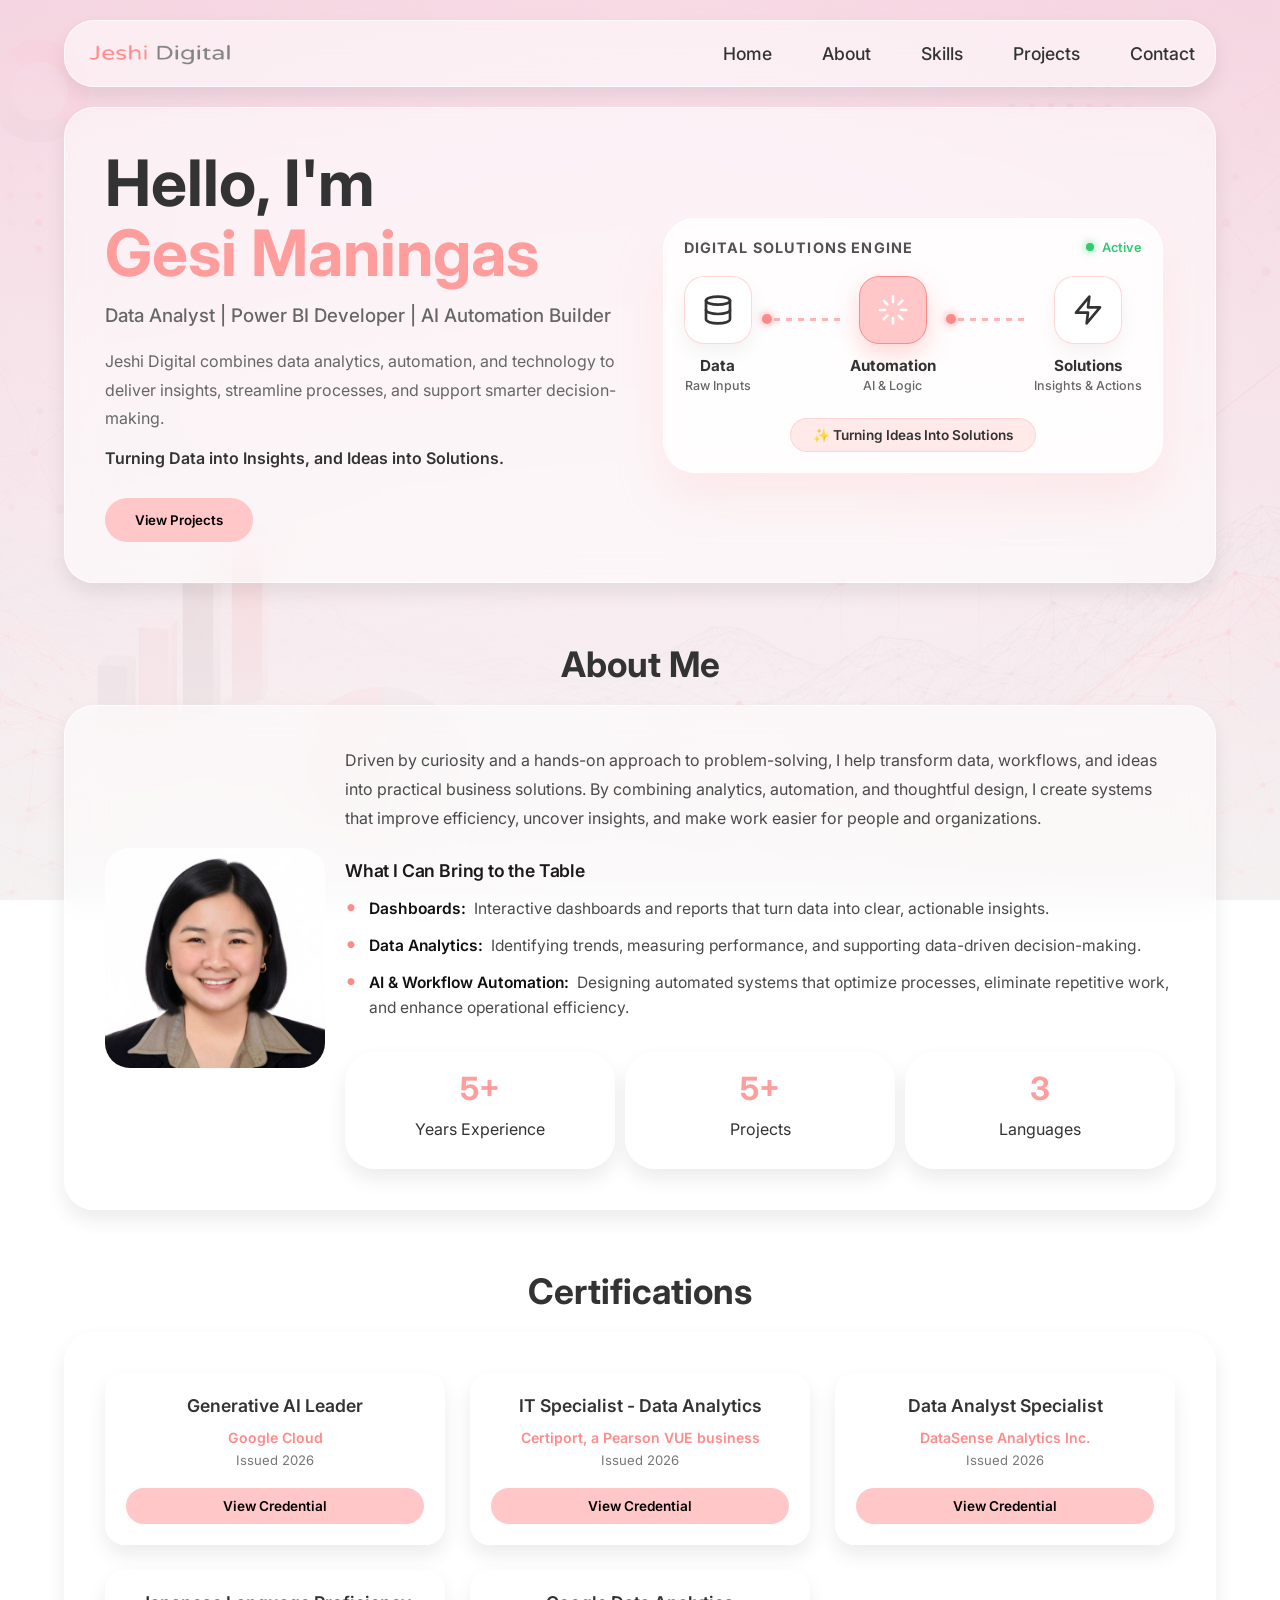
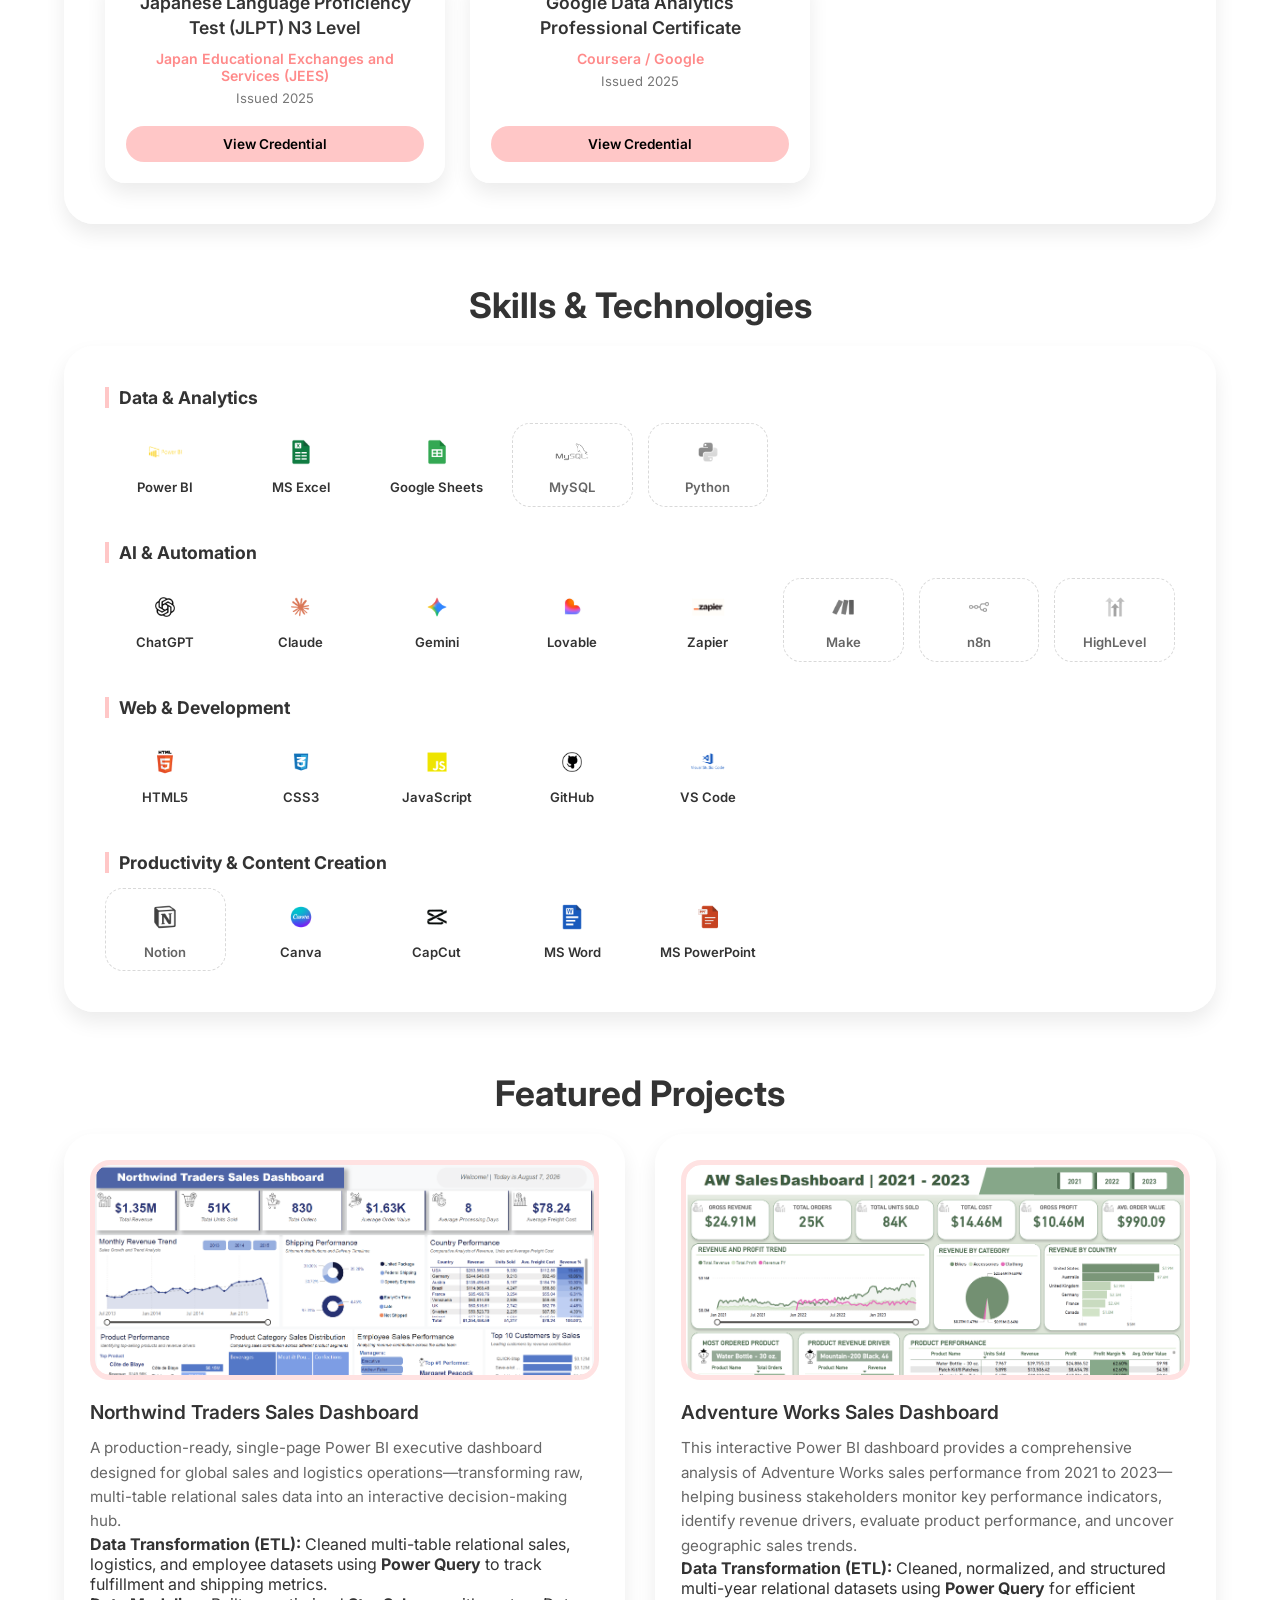
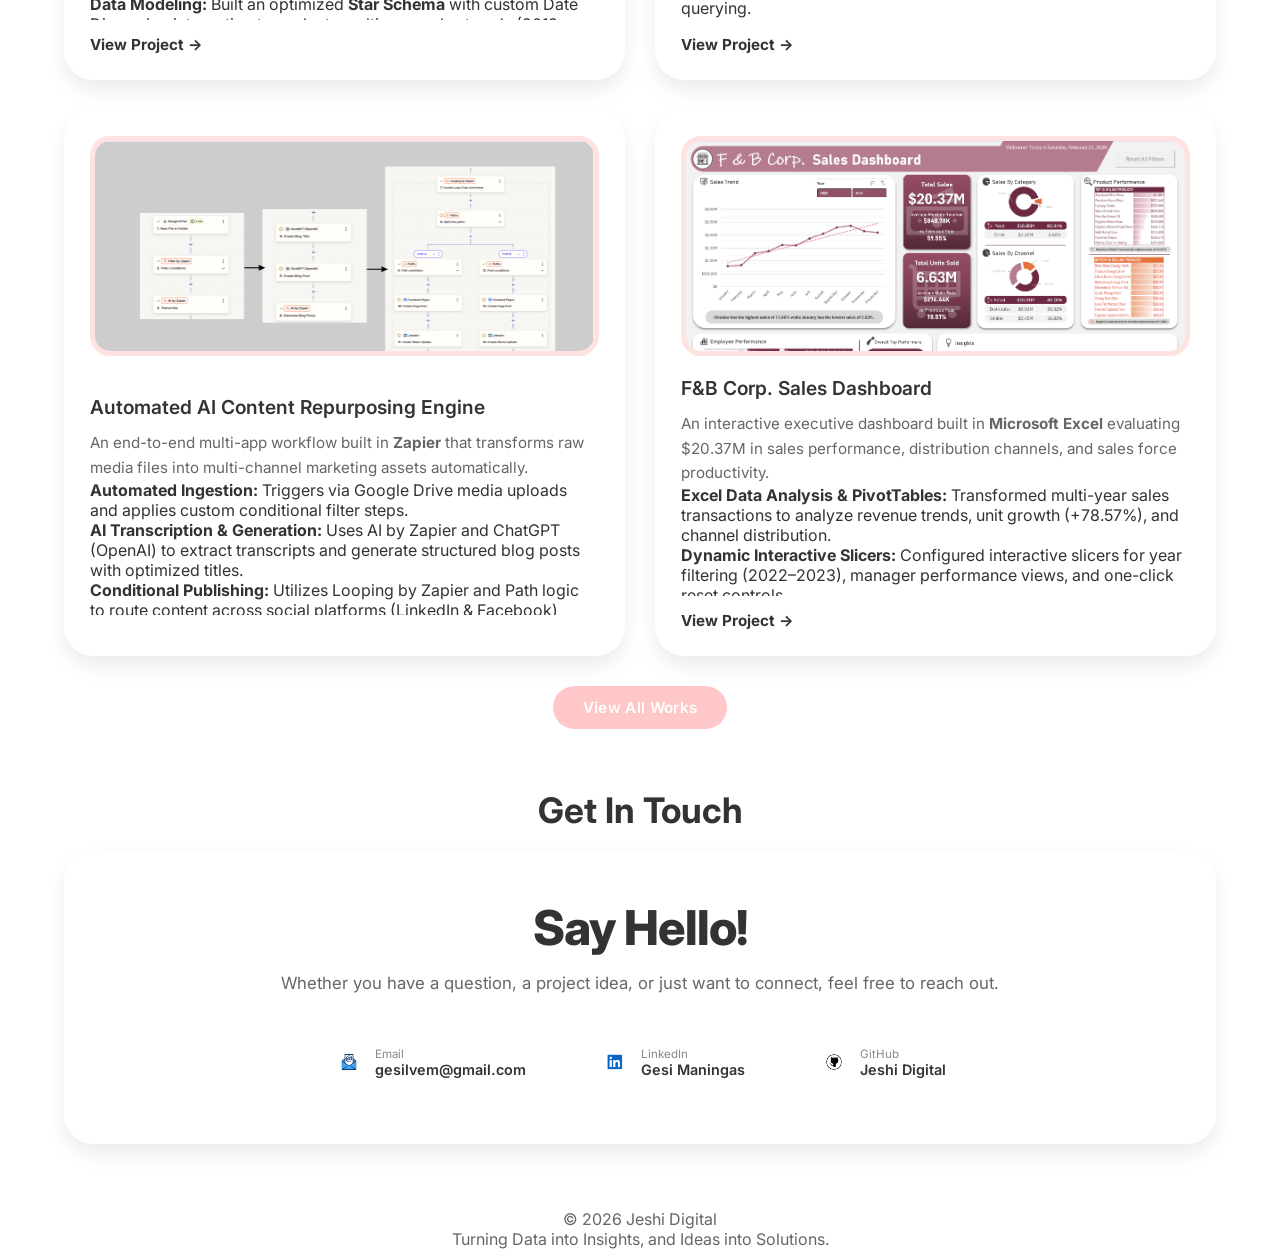
<file: index.html>
<!DOCTYPE html>
<html lang="en">

<head>
    <meta charset="UTF-8">
    <meta name="viewport" content="width=device-width, initial-scale=1.0">

    <title>Jeshi Digital | Portfolio</title>

    <!-- FAVICON (Browser Tab Logo) -->
    <link rel="icon" type="image/png" href="images/logo.png">
    <!-- Optional: For Apple Devices -->
    <link rel="apple-touch-icon" href="images/logo.png">

    <link rel="stylesheet" href="style.css">

    <link rel="preconnect" href="https://fonts.googleapis.com">
    <link href="https://fonts.googleapis.com/css2?family=Inter:wght@300;400;500;600;700;800&display=swap" rel="stylesheet">
</head>

<body>

    <!-- TOP NAVIGATION -->

    <nav class="navbar glass" id="home">

        <img src="images/logoname.png" alt="Jeshi Digital Logo" width="150" height="25">

        <ul>
            <li><a href="#home">Home</a></li>
            <li><a href="#about">About</a></li>
            <li><a href="#tech">Skills</a></li>
            <li><a href="#projects">Projects</a></li>
            <li><a href="#contact">Contact</a></li>
        </ul>

    </nav>


    <!-- FLOATING SIDE NAVIGATION -->

    <div class="side-nav">

        <button class="menu-toggle">
            JD
        </button>


        <div class="menu-items glass">

            <a href="#home">Home</a>
            <a href="#about">About</a>
            <a href="#tech">Skills</a>
            <a href="#projects">Projects</a>
            <a href="#contact">Get in Touch</a>

        </div>

    </div>

    <!-- HOME SECTION -->

    <section class="hero">

        <div class="glass hero-card">

            <div class="hero-text">

                <h1>
                    Hello, I'm <br>
                    <span>Gesi Maningas</span>
                </h1>


                <h3>
                    Data Analyst | Power BI Developer | AI Automation Builder
                </h3>


                <p class="company-description">
                    Jeshi Digital combines data analytics, automation,
                    and technology to deliver insights, streamline processes,
                    and support smarter decision-making.
                </p>


                <p class="main-tagline">
                    Turning Data into Insights, and Ideas into Solutions.
                </p>


                <button onclick="window.location.href='#projects'">
                    View Projects
                </button>

            </div>



            <div class="hero-graphic">

    <div class="glass workflow-container">

        <!-- Top Header -->
        <div class="workflow-header">
            <span class="workflow-title">Digital Solutions Engine</span>
            <span class="workflow-status"><i class="status-dot"></i> Active</span>
        </div>

        <!-- Node Pipeline Wrapper -->
        <div class="nodes-wrapper">

            <!-- Node 1: Data Inputs -->
            <div class="workflow-node">
                <div class="node-icon">
                    <!-- Database / Source Icon -->
                    <svg viewBox="0 0 24 24" fill="none" stroke="currentColor" stroke-width="2" stroke-linecap="round" stroke-linejoin="round">
                        <ellipse cx="12" cy="5" rx="9" ry="3"></ellipse>
                        <path d="M21 12c0 1.66-4 3-9 3s-9-1.34-9-3"></path>
                        <path d="M3 5v14c0 1.66 4 3 9 3s9-1.34 9-3V5"></path>
                    </svg>
                </div>
                <span class="node-label">Data</span>
                <span class="node-sub">Raw Inputs</span>
            </div>

            <!-- Connecting Pipeline 1 -->
            <div class="node-connector">
                <div class="connector-line"></div>
                <div class="pulse-particle"></div>
            </div>

            <!-- Node 2: Logic & AI -->
            <div class="workflow-node active-node">
                <div class="node-icon">
                    <!-- Processing / Sparkle Icon -->
                    <svg viewBox="0 0 24 24" fill="none" stroke="currentColor" stroke-width="2" stroke-linecap="round" stroke-linejoin="round">
                        <path d="M12 2v4M12 18v4M4.93 4.93l2.83 2.83M16.24 16.24l2.83 2.83M2 12h4M18 12h4M4.93 19.07l2.83-2.83M16.24 7.76l2.83-2.83"></path>
                    </svg>
                </div>
                <span class="node-label">Automation</span>
                <span class="node-sub">AI & Logic</span>
            </div>

            <!-- Connecting Pipeline 2 -->
            <div class="node-connector">
                <div class="connector-line"></div>
                <div class="pulse-particle delay"></div>
            </div>

            <!-- Node 3: Solutions & Insights -->
            <div class="workflow-node">
                <div class="node-icon">
                    <!-- Solutions / Rocket Spark Icon -->
                    <svg viewBox="0 0 24 24" fill="none" stroke="currentColor" stroke-width="2" stroke-linecap="round" stroke-linejoin="round">
                        <path d="M13 2L3 14h9l-1 8 10-12h-9l1-8z"></path>
                    </svg>
                </div>
                <span class="node-label">Solutions</span>
                <span class="node-sub">Insights & Actions</span>
            </div>

        </div>

        <!-- Bottom Pill Badge -->
        <div class="workflow-footer">
            <span class="pipeline-badge">✨ Turning Ideas Into Solutions</span>
        </div>

    </div>

</div>


        </div>

    </section>


    <!-- ABOUT SECTION -->

    <section id="about" class="section">

        <h2 class="section-title">
            About Me
        </h2>


        <div class="glass about-card">

            <div class="about-image">

    <img src="images/profile.jpg" alt="Gesi Maningas">

    <!-- <a href="resume.pdf" download target="_blank" class="resume-link">
        <button class="resume-btn">
           <span>📄</span> Resume
        </button>
    </a> -->

</div>



            <div class="about-content">
<p class="about-description">
    Driven by curiosity and a hands-on approach to problem-solving,
    I help transform data, workflows, and ideas into practical business solutions.
    By combining analytics, automation, and thoughtful design, I create systems that
    improve efficiency, uncover insights, and make work easier for people and organizations.
  </p>

  <h3 class="about-subtitle">What I Can Bring to the Table</h3>

  <ul class="about-list">
    <li>
      <span class="list-title">Dashboards:</span> Interactive dashboards and reports that
      turn data into clear, actionable insights.
    </li>
    <li>
      <span class="list-title">Data Analytics:</span> Identifying trends, measuring performance,
      and supporting data-driven decision-making.
    </li>
    <li>
      <span class="list-title">AI & Workflow Automation:</span> Designing automated systems that
      optimize processes, eliminate repetitive work, and enhance operational efficiency.
    </li>
  </ul>


                <div class="stats">

                    <div class="glass stat-card">

                        <h3>
                            5+
                        </h3>

                        <p>
                            Years Experience
                        </p>

                    </div>

                    <div class="glass stat-card">

                        <h3>
                            5+
                        </h3>

                        <p>
                            Projects
                        </p>

                    </div>

                    <div class="glass stat-card">

                        <h3>
                            3
                        </h3>

                        <p>
                            Languages
                        </p>

                    </div>

                </div>

            </div>

        </div>

    </section>


<!-- CERTIFICATIONS SECTION -->

<section id="certifications" class="section">

    <h2 class="section-title">
        Certifications
    </h2>

    <div class="glass cert-container">

        <!-- Certificate 1 -->
        <div class="glass cert-item">
            <div class="cert-details">
                <h3>Generative AI Leader</h3>
                <p class="cert-issuer">Google Cloud</p>
                <p class="cert-date">Issued 2026</p>
            </div>
            <a href="https://www.credly.com/badges/99033018-ca7f-447a-a618-c1bb854aeca4/public_url" target="_blank" rel="noopener noreferrer">
                <button class="cert-btn">View Credential</button>
            </a>
        </div>

        <!-- Certificate 2 -->
        <div class="glass cert-item">
            <div class="cert-details">
                <h3>IT Specialist - Data Analytics</h3>
                <p class="cert-issuer">Certiport, a Pearson VUE business</p>
                <p class="cert-date">Issued 2026</p>
            </div>
            <a href="https://www.credly.com/badges/2b7c3d0b-b333-4158-8345-f042003c7332/public_url" target="_blank" rel="noopener noreferrer">
                <button class="cert-btn">View Credential</button>
            </a>
        </div>

        <!-- Certificate 3 -->
        <div class="glass cert-item">
            <div class="cert-details">
                <h3>Data Analyst Specialist</h3>
                <p class="cert-issuer">DataSense Analytics Inc.</p>
                <p class="cert-date">Issued 2026</p>
            </div>
            <a href="https://drive.google.com/file/d/1ll_CBUrDcBWlwhH0a47PGA7nuoHGYf0P/view" target="_blank" rel="noopener noreferrer">
                <button class="cert-btn">View Credential</button>
            </a>
        </div>

        <!-- Certificate 4 -->
        <div class="glass cert-item">
            <div class="cert-details">
                <h3>Japanese Language Proficiency Test (JLPT) N3 Level</h3>
                <p class="cert-issuer">Japan Educational Exchanges and Services (JEES)</p>
                <p class="cert-date">Issued 2025</p>
            </div>
            <a href="https://drive.google.com/file/d/1OKZTcRRglkA9MnDZydq_HJAVx2zkll4E/view" target="_blank" rel="noopener noreferrer">
                <button class="cert-btn">View Credential</button>
            </a>
        </div>

        <!-- Certificate 5 -->
        <div class="glass cert-item">
            <div class="cert-details">
                <h3>Google Data Analytics Professional Certificate</h3>
                <p class="cert-issuer">Coursera / Google</p>
                <p class="cert-date">Issued 2025</p>
            </div>
            <a  target="_blank" rel="noopener noreferrer">
                <button class="cert-btn">View Credential</button>
            </a>
        </div>

        <!-- Certificate 6 
        <div class="cert-item">
            <div class="cert-details">
                <h3> XX </h3>
                <p class="cert-issuer">Professional Certification</p>
                <p class="cert-date">Issued 2024</p>
            </div>
            <a href="https://your-credential-link.com" target="_blank" rel="noopener noreferrer">
                <button class="cert-btn">View Credential</button>
            </a>
        </div> -->

    </div>

</section>



<!-- TECH STACK / SKILLS SECTION -->
<section id="tech" class="section">

    <h2 class="section-title">Skills & Technologies</h2>

    <div class="glass skills-container">

        <!-- CATEGORY 1: DATA & ANALYTICS -->
        <div class="skill-category">
            <h3 class="category-title">Data & Analytics</h3>
            <div class="skills-flex">
                <div class="skill-card">
                    <img src="images/skills/powerbi.png" alt="Power BI">
                    <span>Power BI</span>
                </div>
                <div class="skill-card">
                    <img src="images/skills/excel.png" alt="MS Excel">
                    <span>MS Excel</span>
                </div>
                <div class="skill-card">
                    <img src="images/skills/gsheets.png" alt="Google Sheets">
                    <span>Google Sheets</span>
                </div>
                <div class="skill-card learning">
                    <img src="images/skills/mysql.png" alt="MySQL">
                    <span>MySQL</span>
                    <span class="learning-badge">Building Knowledge</span>
                </div>
                <div class="skill-card learning">
                    <img src="images/skills/python.png" alt="Python">
                    <span>Python</span>
                    <span class="learning-badge">Building Knowledge</span>
                </div>
            </div>
        </div>

        <!-- CATEGORY 2: AI & AUTOMATION -->
        <div class="skill-category">
            <h3 class="category-title">AI & Automation</h3>
            <div class="skills-flex">
                <div class="skill-card">
                    <img src="images/skills/gpt.png" alt="GPT">
                    <span>ChatGPT</span>
                </div>
                <div class="skill-card">
                    <img src="images/skills/claude.png" alt="Claude">
                    <span>Claude</span>
                </div>
                <div class="skill-card">
                    <img src="images/skills/gemini.png" alt="Gemini">
                    <span>Gemini</span>
                </div>
                <div class="skill-card">
                    <img src="images/skills/lovable.png" alt="Lovable">
                    <span>Lovable</span>
                </div>
                <div class="skill-card">
                    <img src="images/skills/zapier.png" alt="Zapier">
                    <span>Zapier</span>
                </div>
                <div class="skill-card learning">
                    <img src="images/skills/make.png" alt="Make">
                    <span>Make</span>
                    <span class="learning-badge">Building Knowledge</span>
                </div>
                <div class="skill-card learning">
                    <img src="images/skills/n8n.png" alt="n8n">
                    <span>n8n</span>
                    <span class="learning-badge">Building Knowledge</span>
                </div>
                <div class="skill-card learning">
                    <img src="images/skills/highlevel.png" alt="HighLevel">
                    <span>HighLevel</span>
                    <span class="learning-badge">Building Knowledge</span>
                </div>
            </div>
        </div>

        <!-- CATEGORY 3: WEB & DEVELOPMENT -->
        <div class="skill-category">
            <h3 class="category-title">Web & Development</h3>
            <div class="skills-flex">
                <div class="skill-card">
                    <img src="images/skills/html.png" alt="HTML">
                    <span>HTML5</span>
                </div>
                <div class="skill-card">
                    <img src="images/skills/css.png" alt="CSS">
                    <span>CSS3</span>
                </div>
                <div class="skill-card">
                    <img src="images/skills/javascript.png" alt="JavaScript">
                    <span>JavaScript</span>
                </div>
                <div class="skill-card">
                    <img src="images/skills/github.png" alt="GitHub">
                    <span>GitHub</span>
                </div>
                <div class="skill-card">
                    <img src="images/skills/vscode.png" alt="VS Code">
                    <span>VS Code</span>
                </div>
            </div>
        </div>

        <!-- CATEGORY 4: PRODUCTIVITY & DESIGN -->
        <div class="skill-category">
            <h3 class="category-title">Productivity & Content Creation</h3>
            <div class="skills-flex">
                <div class="skill-card learning">
                    <img src="images/skills/notion.png" alt="Notion">
                    <span>Notion</span>
                    <span class="learning-badge">Building Knowledge</span>
                </div>
                <div class="skill-card">
                    <img src="images/skills/canva.png" alt="Canva">
                    <span>Canva</span>
                </div>
                <div class="skill-card">
                    <img src="images/skills/capcut.png" alt="CapCut">
                    <span>CapCut</span>
                </div>
                <div class="skill-card">
                    <img src="images/skills/word.png" alt="MS Word">
                    <span>MS Word</span>
                </div>
                <div class="skill-card">
                    <img src="images/skills/powerpoint.png" alt="MS PowerPoint">
                    <span>MS PowerPoint</span>
                </div>
            </div>
        </div>

    </div>

</section>


<!-- PROJECT SECTION -->

<section id="projects" class="section">

    <h2 class="section-title">
        Featured Projects
    </h2>

    <div class="project-grid">

        <!-- Project 1 -->
        <div class="glass project-card">

        <div class="project-image" onclick="openModal(this)">
            <img src="images/projects/1dashboard.png" alt="Northwind Traders Sales Dashboard">
        <div class="image-overlay">
            <span>🔍 Click to Expand</span>
        </div>
        </div>

            <div class="project-info">
                <h3>Northwind Traders Sales Dashboard</h3>
                <p>
                    A production-ready, single-page Power BI executive dashboard designed for global sales and logistics operations—transforming raw, multi-table relational sales data into an interactive decision-making hub.
                </p>

                <ul class="project-highlights">
                    <li><strong>Data Transformation (ETL):</strong> Cleaned multi-table relational sales, logistics, and employee datasets using <strong>Power Query</strong> to track fulfillment and shipping metrics.</li>
                    <li><strong>Data Modeling:</strong> Built an optimized <strong>Star Schema</strong> with custom Date Dimension integration to evaluate multi-year sales trends (2013–2015).</li>
                    <li><strong>Advanced DAX Metrics:</strong> Developed custom measures for AOV ($1.63K), freight costs ($78.24), processing lead times (8 days), and on-time delivery rates (93.01%).</li>
                </ul>
            </div>

            <a href="https://github.com/jeshidigital/JD-PBI-Northwirnd-Traders-Sales-Dashboard" target="_blank" rel="noopener noreferrer" class="view-project-link">
                View Project →
            </a>

        </div>

        <!-- Project 2 -->
        <div class="glass project-card">

        <div class="project-image" onclick="openModal(this)">
            <img src="images/projects/2dashboard.png" alt="Adventure Works Sales Dashboard">
        <div class="image-overlay">
            <span>🔍 Click to Expand</span>
        </div>
        </div>

            <div class="project-info">
                <h3>Adventure Works Sales Dashboard</h3>
                <p>
                    This interactive Power BI dashboard provides a comprehensive analysis of Adventure Works sales performance from 2021 to 2023—helping business stakeholders monitor key performance indicators, identify revenue drivers, evaluate product performance, and uncover geographic sales trends.
                </p>

                <ul class="project-highlights">
                    <li><strong>Data Transformation (ETL):</strong> Cleaned, normalized, and structured multi-year relational datasets using <strong>Power Query</strong> for efficient querying.</li>
                    <li><strong>Data Modeling & Schema:</strong> Constructed a performance-optimized <strong>Star Schema</strong> with dynamic relationship mappings and custom Date Table integration.</li>
                    <li><strong>Advanced DAX Metrics:</strong> Formulated custom DAX measures to calculate Gross Profit Margin ($10.46M), Average Order Value ($990.09), and Year-over-Year (YoY) time-intelligence comparisons.</li>
                </ul>
            </div>

            <a href="https://github.com/jeshidigital/JD-PBI-Adventure-Works-Dashboard" target="_blank" rel="noopener noreferrer" class="view-project-link">
                View Project →
            </a>

        </div>

        <!-- Project 3 -->
        <div class="glass project-card">

        <div class="project-image" onclick="openModal(this)">
            <img src="images/projects/5Zap.png" alt="AI Automation Workflow">
        <div class="image-overlay">
            <span>🔍 Click to Expand</span>
        </div>
        </div>

            <div class="project-info">
                <h3>Automated AI Content Repurposing Engine</h3>
                <p>
                    An end-to-end multi-app workflow built in <strong>Zapier</strong> that transforms raw media files into multi-channel marketing assets automatically.
                </p>

                    <ul class="project-highlights">
                        <li><strong>Automated Ingestion:</strong> Triggers via Google Drive media uploads and applies custom conditional filter steps.</li>
                        <li><strong>AI Transcription & Generation:</strong> Uses AI by Zapier and ChatGPT (OpenAI) to extract transcripts and generate structured blog posts with optimized titles.</li>
                        <li><strong>Conditional Publishing:</strong> Utilizes Looping by Zapier and Path logic to route content across social platforms (LinkedIn & Facebook) based on dynamic topic rules.</li>
                        <li><strong>Audit Logging:</strong> Logs every processing step into central sheets for tracking and operational analytics.</li>
                    </ul>
            </div>

        </div>

        <!-- Project 4 -->
        <div class="glass project-card">

        <div class="project-image" onclick="openModal(this)">
            <img src="images/projects/3dashboard.png" alt="F&B Corp. Sales Dashboard">
        <div class="image-overlay">
            <span>🔍 Click to Expand</span>
        </div>
        </div>

            <div class="project-info">
                <h3>F&B Corp. Sales Dashboard</h3>
                <p>
                     An interactive executive dashboard built in <strong>Microsoft Excel</strong> evaluating $20.37M in sales performance, distribution channels, and sales force productivity.
                </p>

                   <ul class="project-highlights">
                      <li><strong>Excel Data Analysis & PivotTables:</strong> Transformed multi-year sales transactions to analyze revenue trends, unit growth (+78.57%), and channel distribution.</li>
                      <li><strong>Dynamic Interactive Slicers:</strong> Configured interactive slicers for year filtering (2022–2023), manager performance views, and one-click reset controls.</li>
                      <li><strong>Performance Analytics:</strong> Identified key revenue drivers—highlighting Food products at 93.04% of total sales and top performer Mikaela Ong generating 26.94% of revenue ($5.49M).</li>
                    </ul>
            </div>

            <a href="https://github.com/jeshidigital/dsa-excel-capstone-project" target="_blank" rel="noopener noreferrer" class="view-project-link">
                View Project →
            </a>

        </div>

    </div>

    <!-- Centered View All Works Button -->
    <div class="projects-footer learning">
            <button class="view-works-btn" alt="in development" data-tooltip="⚡In Development"> View All Works </button>
    </div>

</section>


 <!-- CONTACT SECTION -->
<section id="contact" class="section">

    <h2 class="section-title">
        Get In Touch
    </h2>

    <!-- Single Glass Container -->
    <div class="glass contact-card">

        <h2 class="contact-heading">Say Hello!</h2>

        <p class="contact-subtext">
            Whether you have a question, a project idea, or just want to connect, feel free to reach out.
        </p>

        <div class="contact-links-row">

            <!-- Email -->
            <a href="mailto:gesilvem@gmail.com" class="contact-info-item">
                <div class="contact-icon">
                    <img src="images/contact/2.png" alt="Email Icon">
                </div>
                <div class="contact-text">
                    <span class="label">Email</span>
                    <span class="val">gesilvem@gmail.com</span>
                </div>
            </a>

            <!-- LinkedIn -->
            <a href="https://linkedin.com/in/gesilve-maningas" target="_blank" rel="noopener noreferrer" class="contact-info-item">
                <div class="contact-icon">
                    <img src="images/contact/1.png" alt="LinkedIn Icon">
                </div>
                <div class="contact-text">
                    <span class="label">LinkedIn</span>
                    <span class="val">Gesi Maningas</span>
                </div>
            </a>

            <!-- GitHub -->
            <a href="https://github.com/jeshidigital" target="_blank" rel="noopener noreferrer" class="contact-info-item">
                <div class="contact-icon">
                    <img src="images/contact/3.png" alt="GitHub Icon">
                </div>
                <div class="contact-text">
                    <span class="label">GitHub</span>
                    <span class="val">Jeshi Digital</span>
                </div>
            </a>

        </div>

    </div>

</section>

    <!-- FOOTER -->

    <footer>

        <p>
            © 2026 Jeshi Digital
        </p>

        <p>
            Turning Data into Insights, and Ideas into Solutions.
        </p>

    </footer>

    <!-- SCROLL NAVIGATION SCRIPT -->

    <script>

        window.addEventListener("scroll", function(){

            const navbar = document.querySelector(".navbar");
            const sideNav = document.querySelector(".side-nav");


            if(window.scrollY > 150){

                navbar.classList.add("hide-navbar");
                sideNav.classList.add("show-side");

            } else {

                navbar.classList.remove("hide-navbar");
                sideNav.classList.remove("show-side");

            }

        });


    </script>

<!-- GLOBAL IMAGE MODAL -->
<div id="imageModal" class="image-modal">
    <span class="modal-close">&times;</span>
    <img class="modal-content" id="modalImg" alt="Full View">
</div>

<script>
    function openModal(element) {
        const modal = document.getElementById("imageModal");
        const modalImg = document.getElementById("modalImg");
        const clickedImg = element.querySelector("img");

        modal.style.display = "flex";
        modalImg.src = clickedImg.src;
        modalImg.alt = clickedImg.alt;
    }

    // Close modal when clicking the 'X' or outside the image
    document.getElementById("imageModal").addEventListener("click", function(e) {
        if (e.target !== document.getElementById("modalImg")) {
            this.style.display = "none";
        }
    });

    // Close modal with Escape key
    document.addEventListener("keydown", function(e) {
        if (e.key === "Escape") {
            document.getElementById("imageModal").style.display = "none";
        }
    });
</script>

</body>

</html>
</file>
<file: style.css>
*{
    margin:0;
    padding:0;
    box-sizing:border-box;
    font-family:'Inter',sans-serif;
    scroll-behavior:smooth;
}

:root{

    --pink:#FFC7C7;
    --lightPink:#FFE2E2;
    --gray:#AAAAAA;
    --lightGray:#F6F6F6;
    --dark:#333333;
    --white:#FFFFFF;

}

/* ==========================
        BODY
========================== */

body{

    background:
    linear-gradient(
        rgba(248, 210, 225, 0.75),
        rgba(246,246,246,.75)
    ),
    url("images/bg1.png");

    background-size:cover;
    background-position:center;
    background-attachment:fixed;

    color:var(--dark);

    overflow-x:hidden;

}

/* ==========================
        GLASS EFFECT
========================== */

.glass{

    background:rgba(255,255,255,.55);

    backdrop-filter:blur(18px);
    -webkit-backdrop-filter:blur(18px);

    border:1px solid rgba(255,255,255,.7);

    box-shadow:
    0 10px 20px rgba(0,0,0,.08);

    border-radius:30px;

}

/* ==========================
        TOP NAVBAR
========================== */

.navbar{

    width:90%;

    max-width:1200px;

    margin:20px auto;

    padding:20px 20px;

    display:flex;

    justify-content:space-between;

    align-items:center;

    position:relative;

    z-index:1000;

    transition:.4s ease;

    font-family: 'Space Grotesk', sans-serif;

    font-size: 1.1rem;
}

.navbar h2{

    font-size:1.4rem;

    font-weight:700;

}

.navbar ul{

    display:flex;

    gap:50px;

    list-style:none;

}

.navbar a{

    text-decoration:none;

    color:var(--dark);

    font-weight:500;

    transition:.3s;

}

.navbar a:hover{

    color:#ff9d9d;

}

/* navbar disappears */

.hide-navbar{

    opacity:0;

    transform:translateY(-30px);

    pointer-events:none;

}

/* ==========================
        FLOATING SIDE NAV
========================== */

.side-nav{

    position:fixed;

    right:35px;

    top:50%;

    transform:translateY(-50%);

    z-index:9999;

    opacity:0;

    pointer-events:none;

    transition:.4s;

}

.show-side{

    opacity:1;

    pointer-events:auto;

}

.menu-toggle{

    width:60px;

    height:60px;

    border-radius:50%;

    background:var(--pink);

    border:none;

    font-size:1rem;

    font-weight:700;

    cursor:pointer;

    box-shadow:

    0 10px 30px rgba(0,0,0,.15);

    transition:.3s;

}

.menu-toggle:hover{

    transform:scale(1.08);

}

.menu-items{

    position:absolute;

    right:75px;

    top:50%;

    transform:
    translateY(-50%)
    scale(0);

    transform-origin:right center;

    width:170px;

    padding:25px;

    display:flex;

    flex-direction:column;

    gap:18px;

    opacity:0;

    transition:.35s ease;

}

.side-nav:hover .menu-items{

    transform:
    translateY(-50%)
    scale(1);

    opacity:1;

}

.menu-items a{

    text-decoration:none;

    color:var(--dark);

    font-weight:500;

    transition:.3s;

}

.menu-items a:hover{

    color:#ff9d9d;

    transform:translateX(5px);

}

/* ==========================
        SECTION SETTINGS
========================== */

section{

    scroll-margin-top:40px;

}

.section{

    width:90%;

    max-width:1200px;

    margin:60px auto;

}

.section-title{

    text-align:center;

    font-size:2.2rem;

    margin-bottom:20px;

}

/* ==========================
        HERO
========================== */

.hero{

    width:90%;

    max-width:1200px;

    margin:20px auto 40px;

}

.hero-card{

    display:flex;

    justify-content:space-between;

    align-items:center;

    gap:20px;

    padding:40px;

}

.hero-text{

    flex:1;

}

.hero-text h1{

    font-size:4rem;

    line-height:1.1;

    margin-bottom:15px;

}

.hero-text h1 span{

    color:#ff9d9d;

}

.hero-text h3{

    color:#666;

    margin-bottom:20px;

    font-weight:500;

}

.company-description{

    color:#666;

    line-height:1.8;

    margin-bottom:15px;

}

.main-tagline{

    font-weight:600;

    margin-bottom:30px;

}

button{

    background:var(--pink);

    border:none;

    padding:14px 30px;

    border-radius:50px;

    font-weight:600;

    cursor:pointer;

    transition:.3s;

}

button:hover{

    transform:translateY(-3px);

    box-shadow:

    0 10px 20px rgba(255,199,199,.4);

}

/* ==========================
        HERO GRAPHIC
========================== */

.hero-graphic{

    flex:1;

    display:flex;

    justify-content:center;

    align-items:center;

}

.graphic-placeholder{

    width:350px;

    height:350px;

    background:rgba(255,255,255,.45);

    border-radius:30px;

    display:flex;

    justify-content:center;

    align-items:center;

    color:#888;

    font-size:1.3rem;

    font-weight:600;

}

/* ==========================================
   HERO GRAPHIC: EXPANDED WORKFLOW DIAGRAM
========================================== */

.hero-graphic {
    flex: 1; /* Allows the graphic container to take slightly more proportion of the hero card */
    display: flex;
    justify-content: center;
    align-items: center;
    width: 100%;
}

.workflow-container {
    width: 100%;
    max-width: 500px; /* Increased from 400px to fill horizontal space */
    padding: 20px 20px; /* Increased padding */
    display: flex;
    flex-direction: column;
    gap: 10px;
    background: rgba(255, 255, 255, 0.65);
    border-radius: 32px;
    border: 1px solid rgba(255, 255, 255, 0.85);
    box-shadow: 0 25px 45px rgba(255, 199, 199, 0.28);
    animation: workflowFloat 6s ease-in-out infinite;
    transition: transform 0.3s ease, box-shadow 0.3s ease;
}

.workflow-container:hover {
    box-shadow: 0 30px 55px rgba(255, 157, 157, 0.38);
}

@keyframes workflowFloat {
    0%, 100% {
        transform: translateY(0px);
    }
    50% {
        transform: translateY(-10px);
    }
}

/* Header */
.workflow-header {
    display: flex;
    justify-content: space-between;
    align-items: center;
}

.workflow-title {
    font-size: 0.9rem; /* Slightly larger heading */
    font-weight: 700;
    color: var(--dark);
    text-transform: uppercase;
    letter-spacing: 0.08em;
    opacity: 0.85;
}

.workflow-status {
    display: flex;
    align-items: center;
    gap: 8px;
    font-size: 0.8rem;
    font-weight: 600;
    color: #2ecc71;
}

.status-dot {
    width: 8px;
    height: 8px;
    background-color: #2ecc71;
    border-radius: 50%;
    box-shadow: 0 0 8px rgba(46, 204, 113, 0.8);
}

/* Nodes Wrapper */
.nodes-wrapper {
    display: flex;
    align-items: center;
    justify-content: space-between;
    position: relative;
    padding: 10px 0;
}

/* Node Item */
.workflow-node {
    display: flex;
    flex-direction: column;
    align-items: center;
    text-align: center;
    z-index: 2;
    transition: transform 0.3s ease;
}

.workflow-node:hover {
    transform: translateY(-5px);
}

.node-icon {
    width: 68px; /* Increased from 52px */
    height: 68px; /* Increased from 52px */
    border-radius: 20px;
    background: rgba(255, 255, 255, 0.85);
    border: 1px solid rgba(255, 199, 199, 0.7);
    display: flex;
    align-items: center;
    justify-content: center;
    margin-bottom: 12px;
    box-shadow: 0 8px 20px rgba(0, 0, 0, 0.05);
    transition: all 0.3s ease;
}

.node-icon svg {
    width: 32px; /* Scaled up SVG icon size */
    height: 32px;
    stroke: var(--dark);
    transition: stroke 0.3s ease;
}

/* Middle Node Highlight */
.active-node .node-icon {
    background: #ffc7c7;
    border-color: #ff8a8a;
    box-shadow: 0 10px 25px rgba(255, 138, 138, 0.35);
}

.active-node .node-icon svg {
    stroke: #ffffff;
}

.node-label {
    font-size: 0.95rem; /* Larger font */
    font-weight: 700;
    color: var(--dark);
    margin-bottom: 3px;
}

.node-sub {
    font-size: 0.78rem; /* Larger subtext */
    color: #666666;
    font-weight: 500;
    white-space: nowrap;
}

/* Connecting Line Pipeline */
.node-connector {
    flex: 1;
    position: relative;
    height: 3px;
    margin: 0 10px;
    margin-top: -30px; /* Re-aligned to center with larger 68px node icons */
}

.connector-line {
    width: 100%;
    height: 3px;
    background: repeating-linear-gradient(
        90deg,
        #ff8a8a,
        #ff8a8a 6px,
        transparent 6px,
        transparent 12px
    );
    opacity: 0.65;
}

/* Glowing Particle Motion */
.pulse-particle {
    position: absolute;
    top: -3.5px;
    left: 0;
    width: 10px;
    height: 10px;
    background-color: #ff8a8a;
    border-radius: 50%;
    box-shadow: 0 0 10px #ff8a8a;
    animation: flowData 2.2s linear infinite;
}

.pulse-particle.delay {
    animation-delay: 1.1s;
}

@keyframes flowData {
    0% {
        left: 0%;
        opacity: 0;
    }
    20% {
        opacity: 1;
    }
    80% {
        opacity: 1;
    }
    100% {
        left: 100%;
        opacity: 0;
    }
}

/* Footer Badge */
.workflow-footer {
    display: flex;
    justify-content: center;
    margin-top: 5px;
}

.pipeline-badge {
    font-size: 0.85rem;
    font-weight: 600;
    padding: 8px 22px;
    background: rgba(255, 226, 226, 0.75);
    color: var(--dark);
    border-radius: 25px;
    border: 1px solid rgba(255, 199, 199, 0.6);
}

/* Responsive Rules for Mobile/Tablet */
@media (max-width: 992px) {
    .workflow-container {
        max-width: 100%;
    }
}

@media (max-width: 480px) {
    .workflow-container {
        padding: 22px 16px;
    }

    .node-icon {
        width: 48px;
        height: 48px;
        border-radius: 14px;
    }

    .node-icon svg {
        width: 22px;
        height: 22px;
    }

    .node-label {
        font-size: 0.78rem;
    }

    .node-sub {
        font-size: 0.68rem;
    }

    .node-connector {
        margin-top: -24px;
    }
}

/* ==========================
        ABOUT
========================== */

.about-card{

    display:flex;

    align-items:center;

    gap:20px;

    padding:40px;

}

/* Container for photo + button */
.about-image {
    display: flex;
    flex-direction: column;
    align-items: center;
    gap: 15px;
    width: 220px; /* Matches your image width */
    flex-shrink: 0;
}

.about-image img {
    width: 100%;
    height: 220px;
    object-fit: cover;
    border-radius: 25px;
}

/* Resume Link Wrapper */
.resume-link {
    width: 100%;
    text-decoration: none;
}

/* Resume Button Styling */
.resume-btn {
    width: 100%;
    padding: 12px 20px;
    font-size: 0.9rem;
    font-weight: 600;
    display: flex;
    align-items: center;
    justify-content: center;
    gap: 8px;
    border-radius: 50px;
    background: var(--pink);
    border: none;
    color: var(--dark);
    cursor: pointer;
    transition: all 0.3s ease;
}

.resume-btn:hover {
    transform: translateY(-2px);
    box-shadow: 0 8px 18px rgba(255, 199, 199, 0.5);
}

.about-content{

    flex:1;

}

.about-content p{

    line-height:1.8;

    margin-bottom:15px;

}

.about-content {
  color: #333333;
  line-height: 1.6;
  font-family: system-ui, -apple-system, BlinkMacSystemFont, 'Segoe UI', Roboto, sans-serif;
}

.about-description {
  margin-bottom: 1.5rem;
  font-size: 1rem;
  color: #4a4a4a;
}

.about-subtitle {
  font-size: 1.1rem;
  font-weight: 600;
  color: #1a1a1a;
  margin-top: 1.5rem;
  margin-bottom: 0.75rem;
  letter-spacing: -0.01em;
}

/* Custom Styled List */
.about-list {
  list-style: none; /* Removes standard black bullets */
  padding-left: 0;
  margin: 0 0 2rem 0;
}

.about-list li {
  position: relative;
  padding-left: 1.5rem;
  margin-bottom: 0.75rem;
  font-size: 0.975rem;
  color: #4a4a4a;
}

/* Accent bullet indicator (matches accent color) */
.about-list li::before {
  content: "•";
  position: absolute;
  left: 0;
  top: -0.1rem;
  color: #ff8a8a; /* Matches the soft pink/coral accent from your stat cards */
  font-size: 1.4rem;
  line-height: 1;
}

.list-title {
  font-weight: 600;
  color: #111111;
  margin-right: 0.25rem;
}


/* ==========================
        STATS
========================== */

.stats{

    display:grid;

    grid-template-columns:repeat(3,1fr);

    gap:10px;

    margin-top:10px;

}

.stat-card{

    padding:10px;

    text-align:center;

}

.stat-card h3{

    color:#ff9d9d;

    font-size:2rem;

}

/* ==========================
   CERTIFICATIONS (3 COLUMNS, NO THUMBNAILS)
========================== */

.cert-container {
    padding: 40px;
    display: grid;
    grid-template-columns: repeat(3, 1fr);
    gap: 25px;
}

.cert-item {
    display: flex;
    flex-direction: column;
    justify-content: space-between;
    align-items: center;
    text-align: center;
    padding: 20px 20px;
    border-radius: 20px;
    background: rgba(255, 255, 255, 0.4);
    border: 1px solid rgba(255, 255, 255, 0.6);
    transition: 0.3s ease;
    height: 100%;
}

.cert-item:hover {
    transform: translateY(-4px);
    background: rgba(255, 255, 255, 0.65);
}

/* Text Details */
.cert-details {
    margin-bottom: 20px;
    width: 100%;
}

.cert-details h3 {
    font-size: 1.1rem;
    font-weight: 600;
    color: var(--dark);
    margin-bottom: 10px;
    line-height: 1.4;
}

.cert-issuer {
    color: #ff8a8a;
    font-weight: 600;
    font-size: 0.88rem;
    margin-bottom: 6px;
}

.cert-date {
    color: #777777;
    font-size: 0.82rem;
}

/* Button */
.cert-item a {
    text-decoration: none;
    width: 100%;
}

.cert-btn {
    width: 100%;
    padding: 10px 18px;
    font-size: 0.85rem;
    white-space: nowrap;
}

/* Responsive Rules */
@media(max-width: 992px) {
    .cert-container {
        grid-template-columns: repeat(2, 1fr);
        padding: 30px;
        gap: 20px;
    }
}

@media(max-width: 600px) {
    .cert-container {
        grid-template-columns: 1fr;
        padding: 20px;
    }
}


/* ==========================
   SKILLS & TECH STACK
========================== */

.skills-container {
    padding: 40px;
    display: flex;
    flex-direction: column;
    gap: 35px;
}

.category-title {
    font-size: 1.1rem;
    font-weight: 700;
    color: var(--dark);
    margin-bottom: 15px;
    border-left: 4px solid var(--pink);
    padding-left: 10px;
}

.skills-flex {
    display: grid;
    grid-template-columns: repeat(auto-fill, minmax(110px, 1fr));
    gap: 15px;
}

.skill-card {
    background: rgba(255, 255, 255, 0.5);
    border: 1px solid rgba(255, 255, 255, 0.7);
    border-radius: 18px;
    padding: 10px 10px;
    display: flex;
    flex-direction: column;
    align-items: center;
    justify-content: center;
    gap: 10px;
    text-align: center;
    transition: all 0.3s ease;
}

.skill-card:hover {
    transform: translateY(-4px);
    background: rgba(255, 255, 255, 0.85);
    box-shadow: 0 8px 20px rgba(0, 0, 0, 0.06);
}

.skill-card img {
    width: 36px;
    height: 36px;
    object-fit: contain;
}

.skill-card span {
    font-size: 0.82rem;
    font-weight: 600;
    color: var(--dark);
    line-height: 1.2;
}

/* Responsive Rules */
@media (max-width: 768px) {
    .skills-container {
        padding: 25px 20px;
        gap: 25px;
    }

    .skills-flex {
        grid-template-columns: repeat(auto-fill, minmax(90px, 1fr));
        gap: 10px;
    }

    .skill-card {
        padding: 12px 6px;
        border-radius: 14px;
    }

    .skill-card img {
        width: 50px;
        height: 50px;
    }

    .skill-card span {
        font-size: 0.75rem;
    }
}

/* Ensure tooltips are not clipped */
.skill-card {
    position: relative;
    overflow: visible !important;
}

/* Base style for skills currently being learned */
.skill-card.learning {
    position: relative;
    filter: grayscale(100%);
    opacity: 0.75;
    border-style: dashed;
    border-color: rgba(0, 0, 0, 0.2);
    transition: all 0.3s cubic-bezier(0.4, 0, 0.2, 1);
}

/* Tooltip Badge (Hidden by default) */
.learning-badge {
    position: absolute;
    top: -12px;
    left: 50%;
    transform: translateX(-50%) scale(0.8);
    background: var(--dark);
    color: #ff9d9d; /* Pink text color */
    font-size: 0.65rem;
    font-weight: 700;
    padding: 4px 8px;
    border-radius: 12px;
    white-space: nowrap;
    opacity: 0;
    pointer-events: none;
    transition: all 0.25s ease;
    z-index: 100;
    box-shadow: 0 4px 10px rgba(0, 0, 0, 0.15);
}

/* Arrow under tooltip */
.learning-badge::after {
    content: '';
    position: absolute;
    bottom: -4px;
    left: 50%;
    transform: translateX(-50%);
    border-width: 4px 4px 0 4px;
    border-style: solid;
    border-color: var(--dark) transparent transparent transparent;
}

/* ==========================================
   HOVER STATES
========================================== */

/* Restore color on card hover */
.skill-card.learning:hover {
    filter: grayscale(0%);
    opacity: 1;
    transform: translateY(-6px);
    border-style: solid;
    border-color: var(--pink);
    box-shadow: 0 10px 25px rgba(255, 199, 199, 0.5);
}

/* Reveal badge on card hover */
.skill-card.learning:hover .learning-badge {
    opacity: 1;
    transform: translateX(-50%) scale(1);
    top: -18px;
}

/* Base style for skills currently being learned */
.skill-card.learning {
    position: relative;
    filter: grayscale(100%);
    opacity: 0.75;
    border-style: dashed;
    border-color: rgba(0, 0, 0, 0.2);
    transition: all 0.3s cubic-bezier(0.4, 0, 0.2, 1);
}

/* Restore color on card hover */
.skill-card.learning:hover {
    filter: grayscale(0%);
    opacity: 1;
    transform: translateY(-6px);
    border-style: solid;
    border-color: var(--pink);
    box-shadow: 0 10px 25px rgba(255, 199, 199, 0.5);
}

/* Highlight the label text color on hover */
.skill-card.learning:hover span {
    color: #ff9d9d;
}

/* ==========================
        PROJECTS
========================== */

.project-grid {
    display: grid;
    grid-template-columns: repeat(2, 1fr);
    gap: 30px;
}

.project-card {
    padding: 25px;
    display: flex;
    flex-direction: column;
    justify-content: space-between; /* Keeps the link aligned at the bottom */
    transition: 0.3s ease;
    height: 100%;
}

.project-card:hover {
    transform: translateY(-5px);
}

.project-image {
    height: 220px;
    background: var(--lightPink);
    border: 5px solid var(--lightPink);
    border-radius: 20px;
    display: flex;
    justify-content: center;
    align-items: center;
    margin-bottom: 20px;
    color: #777;
    overflow: hidden;
}

.project-image img {
    width: 100%;
    height: 100%;
    object-fit: cover;
    border-radius: 15px;
}

.project-info {
    margin-bottom: 20px;
}

.project-card h3 {
    margin-bottom: 12px;
    font-size: 1.2rem;
    font-weight: 600;
}

.project-card p {
    color: #666;
    line-height: 1.6;
    font-size: 0.95rem;
}

/* Bold Text Link for View Project */
.view-project-link {
    text-decoration: none;
    font-weight: 700;
    color: var(--dark);
    font-size: 0.95rem;
    display: inline-block;
    transition: 0.3s ease;
    margin-top: auto;
}

.view-project-link:hover {
    color: #ff8a8a;
    transform: translateX(4px);
}

/* ==========================================
   VIEW ALL WORKS BUTTON & TOOLTIP
========================================== */

.projects-footer {
    display: flex;
    justify-content: center;
    margin-top: 30px;
}

.view-works-btn {
    position: relative;
    width: auto; /* Fits button to text */
    padding: 12px 30px;
    font-size: 0.95rem;
    font-weight: 600;
    letter-spacing: 0.02em;
    background: var(--pink, #ffb3b3);
    border: none;
    border-radius: 25px;
    color: #ffffff;
    cursor: not-allowed;
    transition: all 0.3s ease;
}

/* Tooltip Popup Box */
.view-works-btn::after {
    content: attr(data-tooltip);
    position: absolute;
    bottom: 125%; /* Float right above the button */
    left: 50%;
    transform: translateX(-50%) translateY(5px);
    background: rgba(0, 0, 0, 0.85);
    color: #ffffff;
    font-size: 0.75rem;
    font-weight: 600;
    padding: 6px 12px;
    border-radius: 12px;
    white-space: nowrap;
    pointer-events: none;
    opacity: 0;
    visibility: hidden;
    transition: all 0.25s ease;
    box-shadow: 0 4px 12px rgba(0, 0, 0, 0.15);
    z-index: 100;
}

/* Show Tooltip on Hover */
.view-works-btn:hover::after {
    opacity: 1;
    visibility: visible;
    transform: translateX(-50%) translateY(0);
}

/* ==========================================
   SCROLLABLE PROJECT DESCRIPTION
========================================== */

.project-info {
    max-height: 220px; /* Adjust height as needed */
    overflow-y: auto;
    padding-right: 8px; /* Prevents text from hiding under scrollbar */
    margin-bottom: 15px;
}

/* Custom Styled Scrollbar (Thin & Matching Pink Theme) */
.project-info::-webkit-scrollbar {
    width: 5px;
}

.project-info::-webkit-scrollbar-track {
    background: rgba(0, 0, 0, 0.05);
    border-radius: 10px;
}

.project-info::-webkit-scrollbar-thumb {
    background: var(--pink);
    border-radius: 10px;
}

.project-info::-webkit-scrollbar-thumb:hover {
    background: #ff8a8a;
}

/* ==========================================
   PROJECT IMAGE HOVER OVERLAY & MODAL
========================================== */

.project-image {
    position: relative;
    height: 220px;
    background: var(--lightPink);
    border: 5px solid var(--lightPink);
    border-radius: 20px;
    overflow: hidden;
    margin-bottom: 20px;
    cursor: pointer;
}

.project-image img {
    width: 100%;
    height: 100%;
    object-fit: cover;
    object-position: top;
    transition: transform 0.3s ease;
}

.project-image:hover img {
    transform: scale(1.03);
}

/* Hover overlay indicator */
.image-overlay {
    position: absolute;
    inset: 0;
    background: rgba(0, 0, 0, 0.45);
    color: #ffffff;
    font-size: 0.85rem;
    font-weight: 600;
    display: flex;
    justify-content: center;
    align-items: center;
    opacity: 0;
    transition: opacity 0.3s ease;
}

.project-image:hover .image-overlay {
    opacity: 1;
}

/* FULLSCREEN MODAL OVERLAY */
.image-modal {
    display: none;
    position: fixed;
    z-index: 10000;
    inset: 0;
    width: 100%;
    height: 100%;
    background-color: rgba(0, 0, 0, 0.85);
    backdrop-filter: blur(8px);
    justify-content: center;
    align-items: center;
    animation: fadeIn 0.25s ease forwards;
}

.modal-content {
    max-width: 90vw;
    max-height: 85vh;
    object-fit: contain;
    border-radius: 12px;
    box-shadow: 0 20px 50px rgba(0, 0, 0, 0.5);
    animation: zoomIn 0.25s ease forwards;
}

.modal-close {
    position: absolute;
    top: 25px;
    right: 35px;
    color: #ffffff;
    font-size: 2.5rem;
    font-weight: bold;
    cursor: pointer;
    transition: color 0.2s ease;
}

.modal-close:hover {
    color: var(--pink);
}

@keyframes fadeIn {
    from { opacity: 0; }
    to { opacity: 1; }
}

@keyframes zoomIn {
    from { transform: scale(0.9); }
    to { transform: scale(1); }
}


/* ==========================================
   GLASS CONTACT CONTAINER
========================================== */

.contact-card {
    padding: 50px 40px;
    width: 100%;
    display: flex;
    flex-direction: column;
    align-items: center;
    text-align: center;
}

.contact-heading {
    font-size: 3rem;
    font-weight: 800;
    line-height: 1.1;
    color: var(--dark);
    margin-bottom: 15px;
    letter-spacing: -0.02em;
}

.contact-subtext {
    font-size: 1.05rem;
    color: #666666;
    line-height: 1.6;
    margin-bottom: 35px;
    
}

.contact-links-row {
    display: flex;
    justify-content: center;
    flex-wrap: wrap;
    gap: 25px;
    width: 100%;
}

.contact-info-item {
    display: flex;
    align-items: center;
    gap: 12px;
    padding: 14px 24px;
    background: rgba(255, 255, 255, 0.5);
    border: 1px solid rgba(255, 255, 255, 0.8);
    border-radius: 20px;
    text-decoration: none;
    color: var(--dark);
    transition: all 0.3s ease;
}

.contact-info-item:hover {
    transform: translateY(-4px);
    background: rgba(255, 255, 255, 0.85);
    box-shadow: 0 8px 20px rgba(255, 199, 199, 0.4);
}

.contact-icon {
    width: 28px;
    height: 28px;
    display: flex;
    justify-content: center;
    align-items: center;
    flex-shrink: 0;
}

.contact-icon img {
    width: 100%;
    height: 100%;
    object-fit: contain;
}

.contact-text {
    display: flex;
    flex-direction: column;
    text-align: left;
}

.contact-text .label {
    font-size: 0.72rem;
    color: #888888;
}

.contact-text .val {
    font-size: 0.9rem;
    font-weight: 600;
    color: var(--dark);
}

@media(max-width: 600px) {
    .contact-card {
        padding: 35px 20px;
    }

    .contact-heading {
        font-size: 2.2rem;
    }

    .contact-links-row {
        flex-direction: column;
        align-items: stretch;
        gap: 15px;
    }
}

/* ==========================
        FOOTER
========================== */

footer{

    text-align:center;

    padding:5px 5px;

    color:#666;

}

/* ==========================
        TABLET
========================== */


@media(max-width:992px){

    .hero-card{

        flex-direction:column;

        text-align:center;

    }

    .hero-text h1{

        font-size:3rem;

    }

    .about-card{

        flex-direction:column;

        text-align:center;

    }

    .stats{

        grid-template-columns:1fr;

    }

    .tech-grid{

        grid-template-columns:repeat(2,1fr);

    }

    .project-grid{

        grid-template-columns:1fr;

    }
}

/* ==========================
        MOBILE
========================== */

@media(max-width:768px){


    .navbar{

        flex-direction:column;

        gap:20px;

        text-align:center;

    }

    .navbar ul{

        flex-wrap:wrap;

        justify-content:center;

        gap:15px;

    }

    .side-nav{

        right:20px;

    }

    .menu-items{

        right:65px;

        width:140px;

    }

    .hero-card{

        padding:35px 25px;

    }

    .hero-text h1{

        font-size:2.3rem;

    }

    .graphic-placeholder{

        width:220px;

        height:220px;

    }

    .tech-grid{

        grid-template-columns:1fr;

    }

    .section-title{

        font-size:1.8rem;

    }
}

/* ==========================
        SMALL PHONES
========================== */

@media(max-width:480px){


    .hero-text h1{

        font-size:2rem;

    }


    .hero-text h3{

        font-size:1rem;

    }



    .company-description{

        font-size:.95rem;

    }


}
</file>
